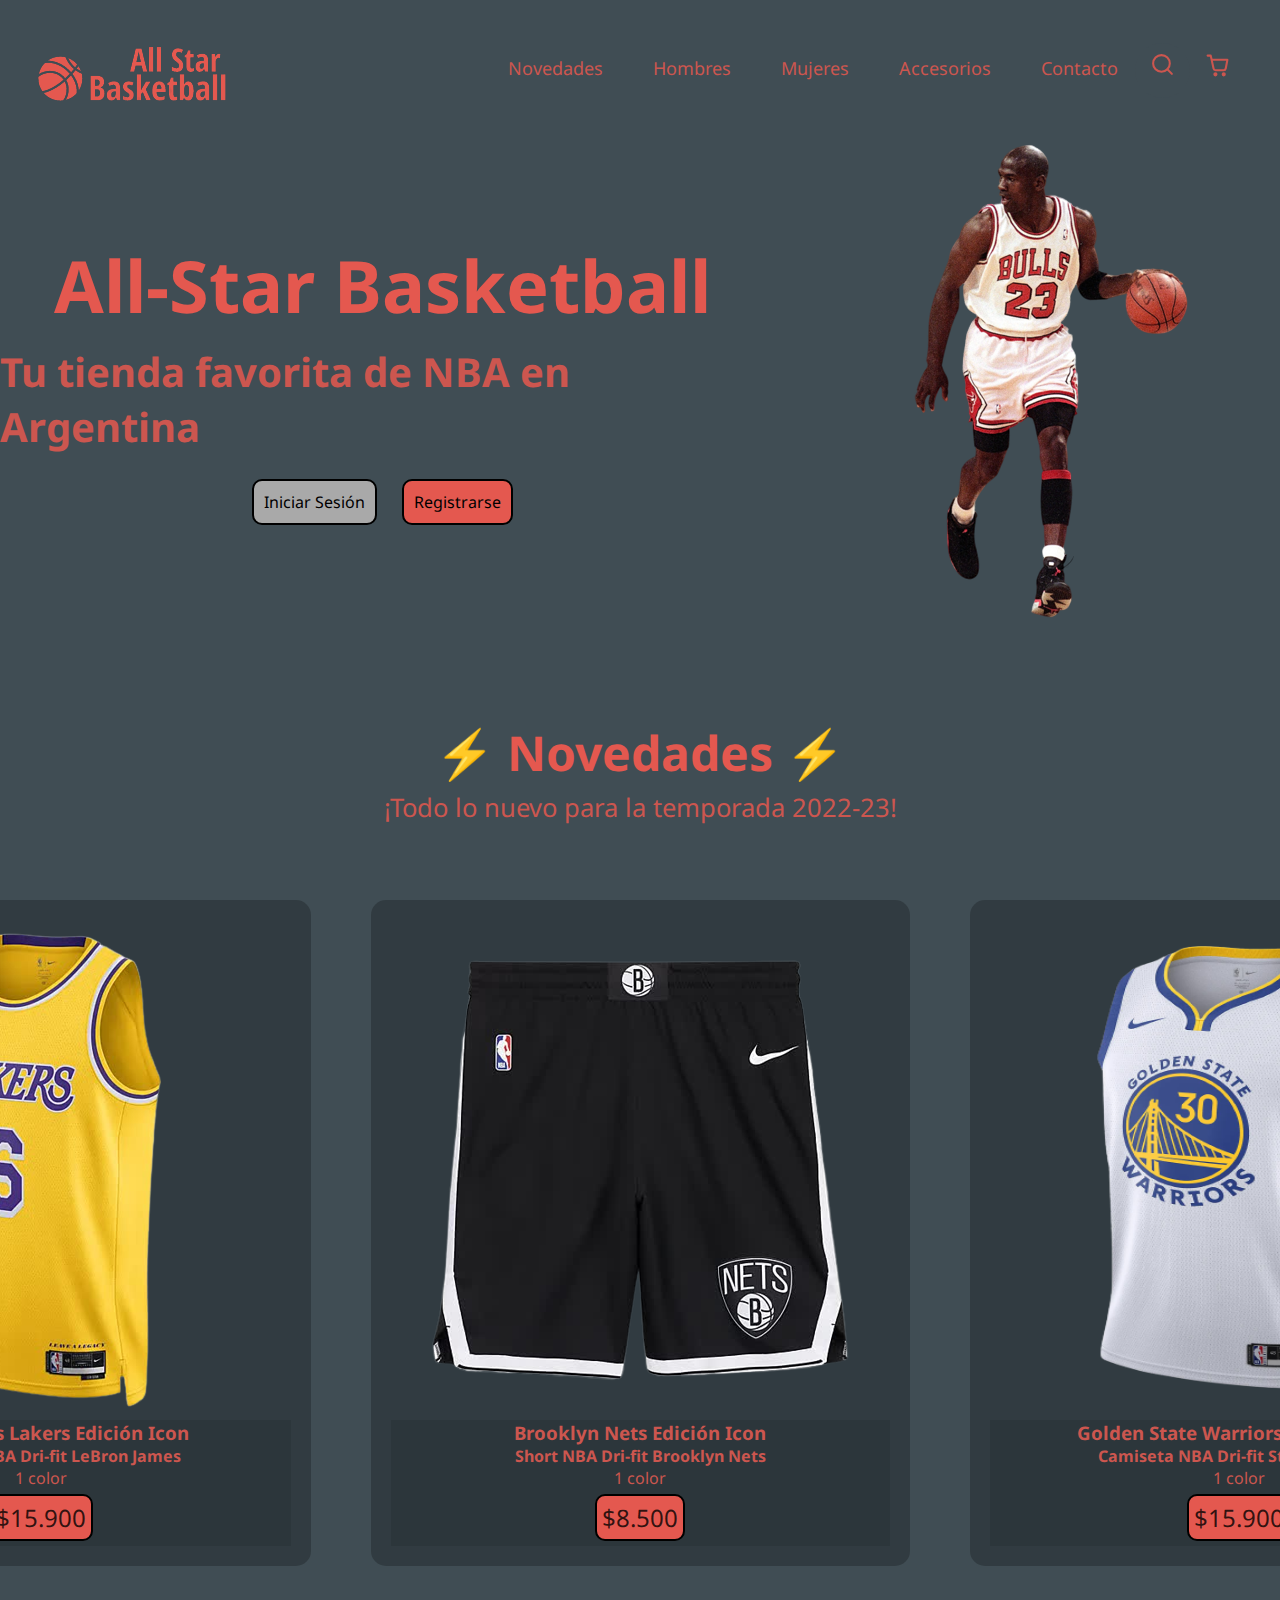
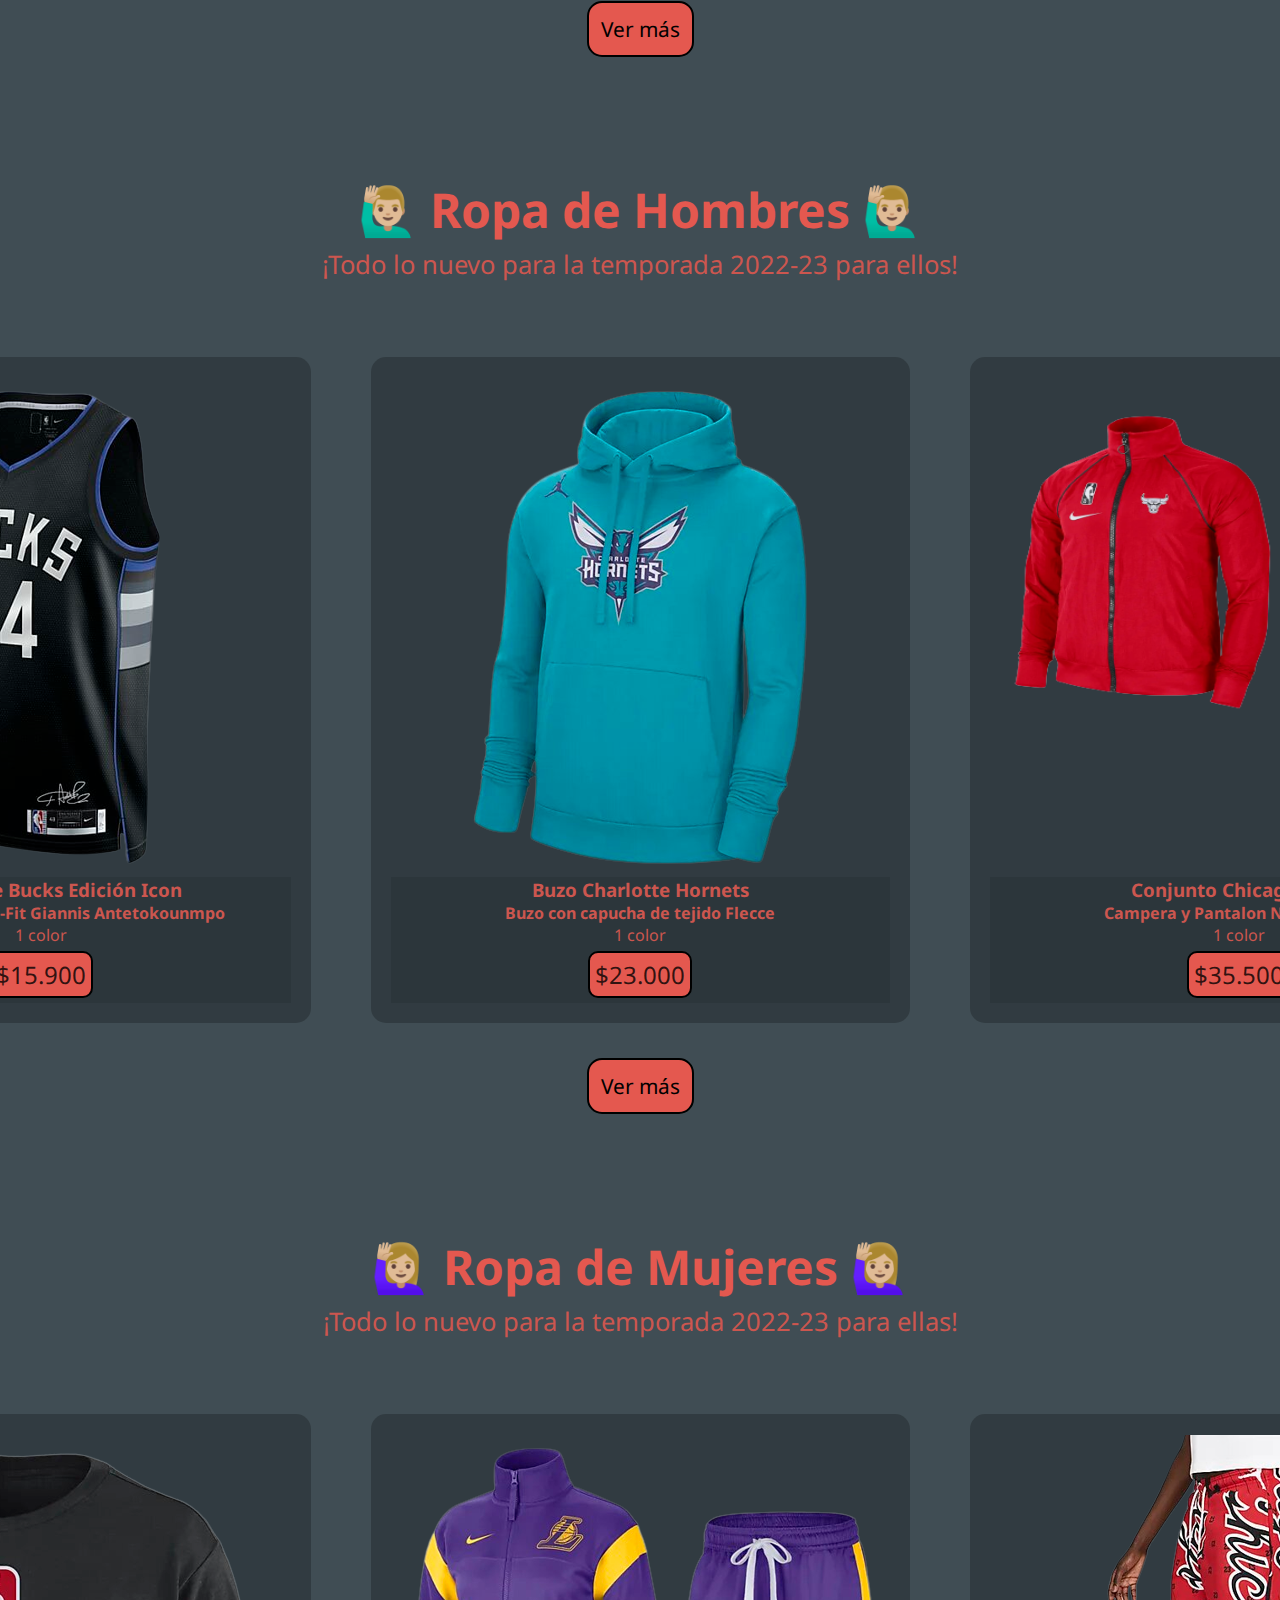
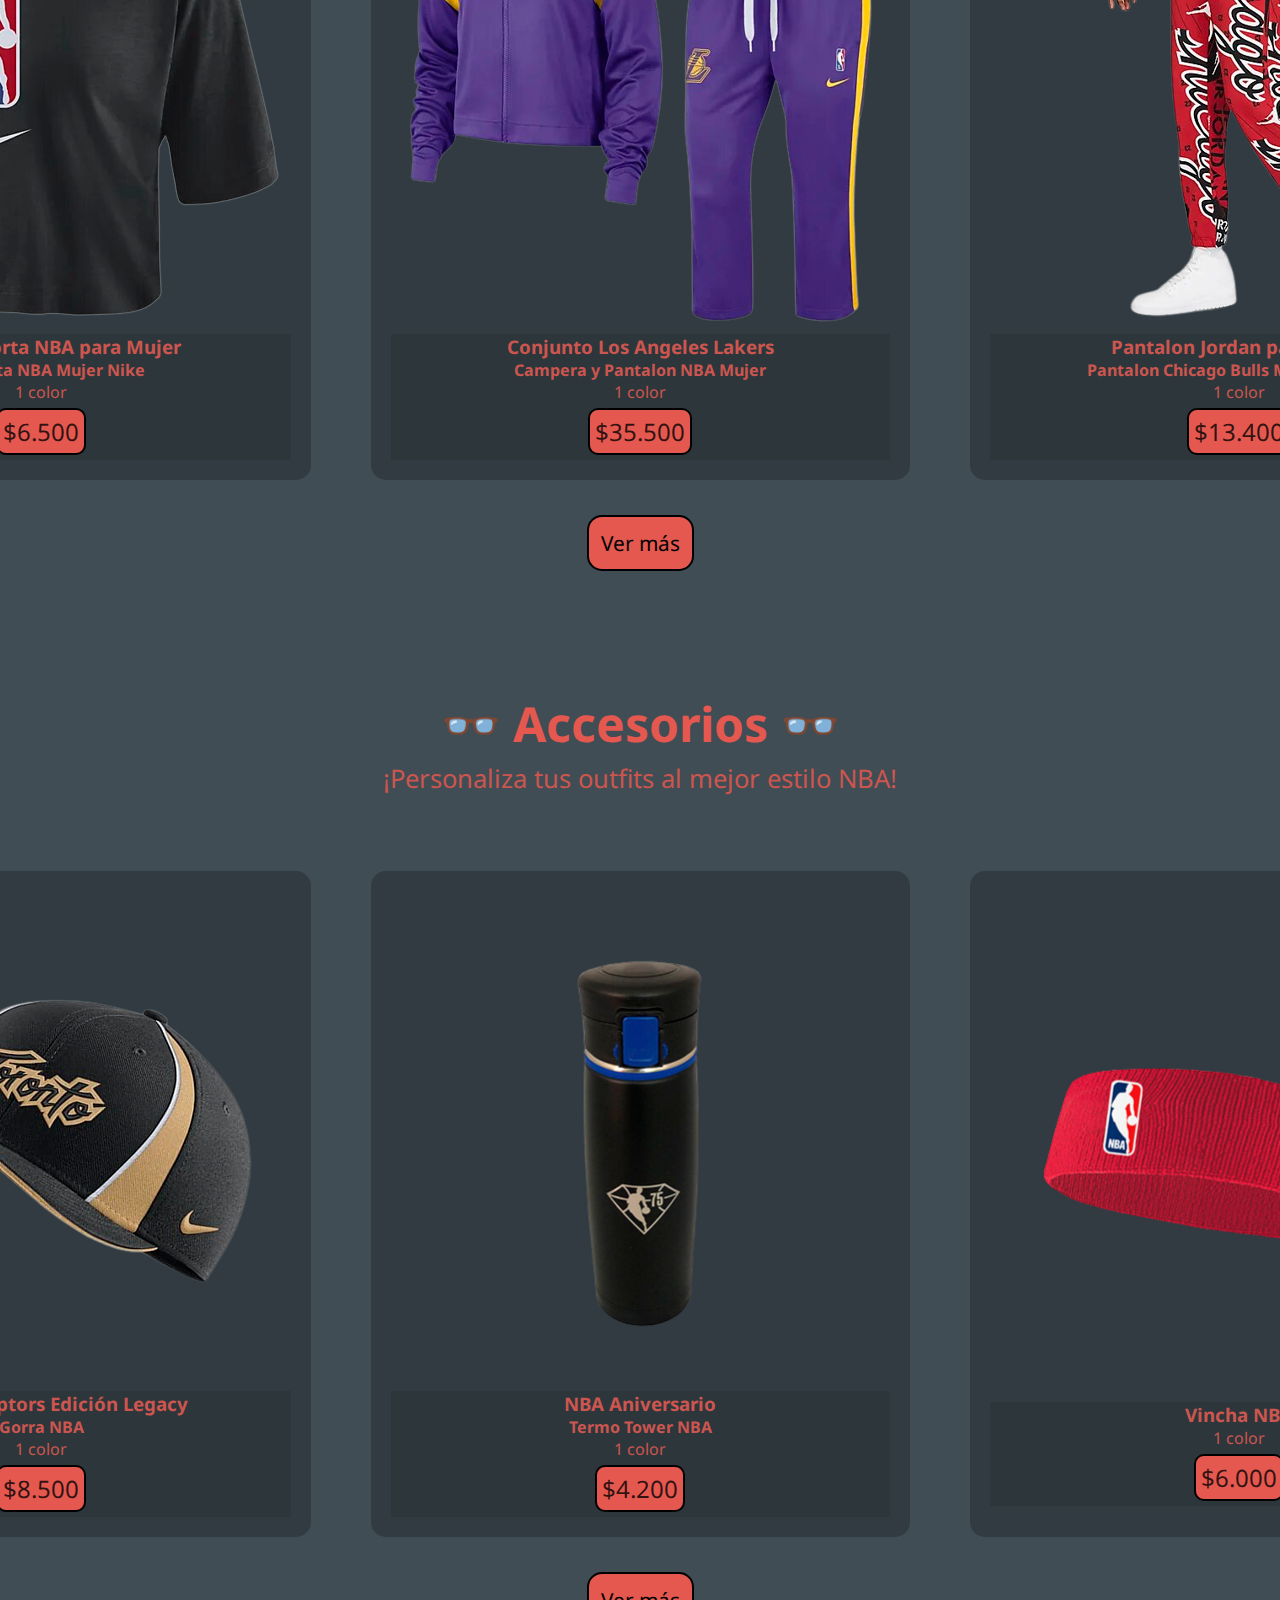
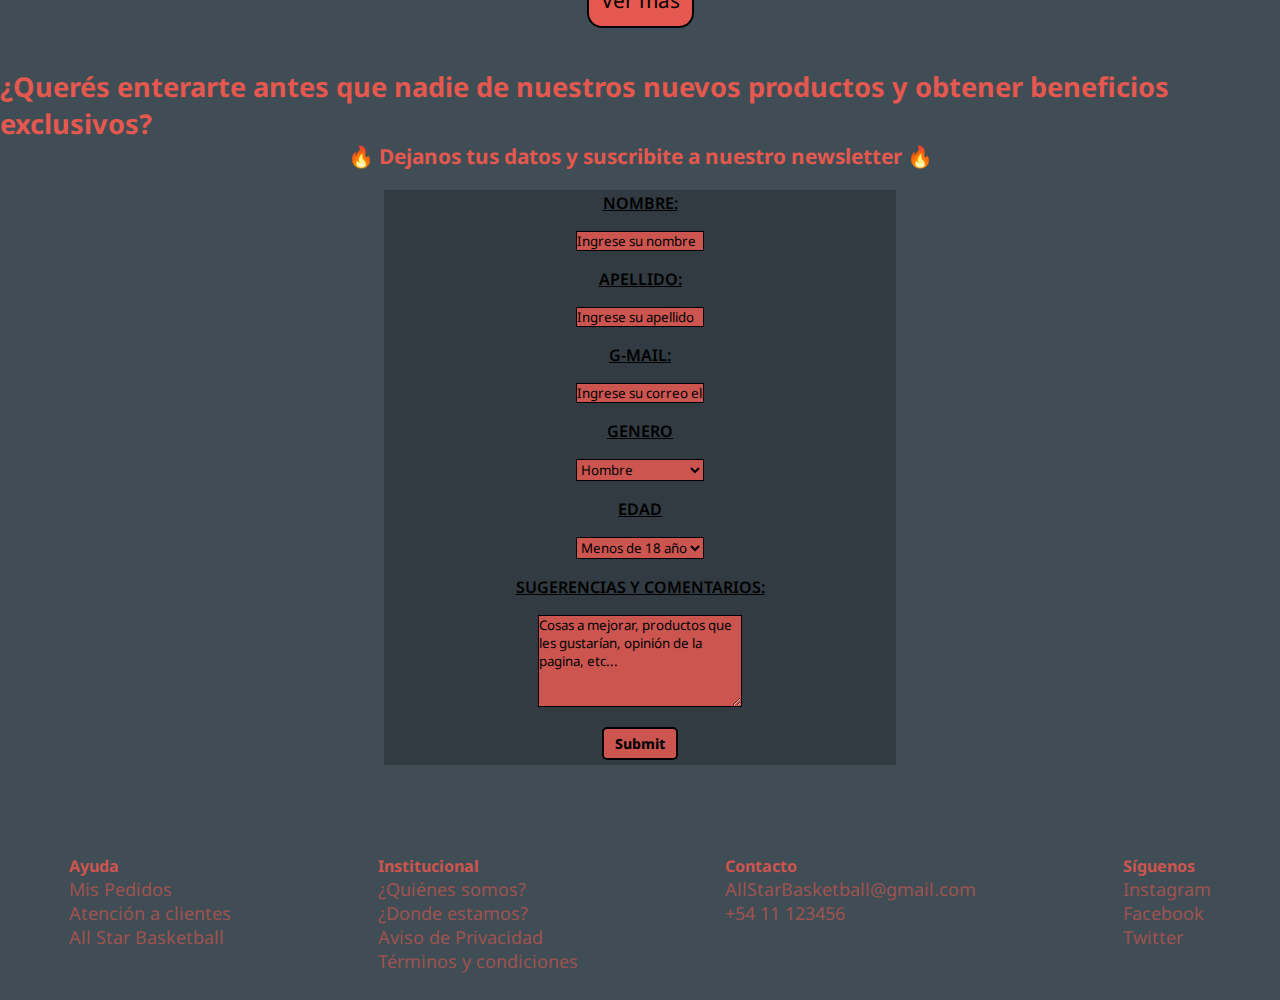
<file: index.html>
<!DOCTYPE html>
<html lang="en">

<head>
    <meta charset="UTF-8">
    <meta http-equiv="X-UA-Compatible" content="IE=edge">
    <meta name="viewport" content="width=device-width, initial-scale=1.0">
    <title>All Star Basketball</title>
    <link rel="stylesheet" href="./assets/css/styles.css">
    <link rel="stylesheet" href="./assets/css/animaciones.css">
    <link rel="stylesheet" href="./assets/css/mediaqueries.css">
    <link rel="icon" type="image/png" href="./assets/img/182073.png">
</head>

<body>
    <header>
        <div class="logo-img">
            <a href="index.html">
                <img src="/assets/img/Header/ffd56269917e411bb82cce4e0189ddf8-removebg-preview.png" alt="Logo png">
            </a>
        </div>
        <nav class="navbar">
          <label for="menu-toggle" class="menu-label">
            <img src="assets/img/icons8-menú-96-removebg-preview.png" alt="Icono menu" class="menu-icon">
          </label>
          <input type="checkbox" id="menu-toggle">


            <ul class="navbar-links">
                <li><a href="#novedades">Novedades</a></li>
                <li><a href="#hombres">Hombres</a></li>
                <li><a href="#mujeres">Mujeres</a></li>
                <li><a href="#accesorios">Accesorios</a></li>
                <li><a href="#contact">Contacto</a></li>
            </ul>        
            
             <div class="cart-img">
              <div class="buscar">
                <input type="text" placeholder="Buscar" required />

                <div class="btn">
                    <img src="/assets/img/Header/search.svg" alt="Buscador">
                </div>
            </div>
            <div class="cart-img2">
                <label for="cart-toggle" class="cart-label">
                    <img src="/assets/img/Header/shopping-cart.svg" alt="Carrito">    
                </label>
                <input type="checkbox" id="cart-toggle">

            </div>
        </nav>


        </div>
    </header>

    <main>
        <section id="hero">
            <div class="hero-info">
                <h2>All-Star Basketball</h2>
                <h4>Tu tienda favorita de NBA en Argentina </h4>
                <div class="hero-links">
                    <a href="/login.html">Iniciar Sesión</a>
                    <a href="/register.html" class="register">Registrarse</a>
                </div>
            </div>
            <div class="hero-img">
                <img src="/assets/img/hero/kisspng-nba-basketball-sport-clip-art-michael-jordan-5ac0b4da4d9d90.8628011215225786503179-removebg-preview.png"
                    alt="MJ">
            </div>
        </section>



        <section id="novedades">
            <div class="nov-tittle">
                <h2>⚡️ Novedades ⚡️</h2>
                <p>¡Todo lo nuevo para la temporada 2022-23!</p>
            </div>

            <div class="nov-cards-container">
                <div class="cards-cointainer">
                    <a href="/login.html">
                        <div class="cards-img">
                            <img src="/assets/img/Novedades/Lebron355a5e1a-4441-4127-afd9-3a83af3a5502.webp-removebg-preview.png"
                                alt="LeBron Lakers">
                        </div>
                        <div class="cards-tittle">
                            <h3>Los Angeles Lakers Edición Icon</h3>
                            <h4>Camiseta NBA Dri-fit LeBron James</h4>
                            <p>1 color</p>
                        </div>
                        <div class="cards-price">
                            <span>$15.900</span>
                        </div>
                    </a>
                </div>
                <div class="cards-cointainer">
                    <a href="/login.html">
                        <div class="cards-img">
                            <img src="/assets/img/Novedades/ShortNets2632d0ca-ee8e-4889-a535-cc779e7bf01c.webp-removebg-preview.png"
                                alt="Nets Short">
                        </div>
                        <div class="cards-tittle">
                            <h3>Brooklyn Nets Edición Icon</h3>
                            <h4>Short NBA Dri-fit Brooklyn Nets</h4>
                            <p>1 color</p>
                        </div>
                        <div class="cards-price">
                            <span>$8.500</span>
                        </div>
                    </a>
                </div>
                <div class="cards-cointainer">
                    <a href="/login.html">
                        <div class="cards-img">
                            <img src="assets/img/Novedades/Stephc45e7afa-01cf-4888-aa95-317e70c6ddf5.webp-removebg-preview.png"
                                alt="Stephen GSW">
                        </div>
                        <div class="cards-tittle">
                            <h3>Golden State Warriors Edición Icon</h3>
                            <h4>Camiseta NBA Dri-fit Stephen Curry</h4>
                            <p>1 color</p>
                        </div>
                        <div class="cards-price">
                            <span>$15.900</span>
                        </div>
                    </a>
                </div>
            </div>

            <div class="btn-add">
                <a href="#hombres">Ver más</a>
            </div>
        </section>


        <section id="hombres">
            <div class="nov-tittle">
                <h2>🙋🏼‍♂️ Ropa de Hombres 🙋🏼‍♂️</h2>
                <p>¡Todo lo nuevo para la temporada 2022-23 para ellos!</p>
            </div>
            <div class="nov-cards-container">
                <div class="cards-cointainer">
                    <a href="/login.html">
                        <div class="cards-img">
                            <img src="/assets/img/Novedades/giannis-antetokounmpo-bucks-camiseta-dri-fit-nba-Wr1r0N__1_-removebg-preview.png"
                                alt="Giannis">
                        </div>
                        <div class="cards-tittle">
                            <h3>Milwaukee Bucks Edición Icon</h3>
                            <h4>Camiseta NBA Dri-Fit Giannis Antetokounmpo</h4>
                            <p>1 color</p>
                        </div>
                        <div class="cards-price">
                            <span>$15.900</span>
                        </div>
                    </a>
                </div>
                <div class="cards-cointainer">
                    <a href="/login.html">
                        <div class="cards-img">
                            <img src="/assets/img/Novedades/BuzoCharlottef3dae2c2-312a-462e-9cfb-410f84de28d4-removebg-preview.png"
                                alt="Buzo Charlotte">
                        </div>
                        <div class="cards-tittle">
                            <h3>Buzo Charlotte Hornets</h3>
                            <h4>Buzo con capucha de tejido Flecce</h4>
                            <p>1 color</p>
                        </div>
                        <div class="cards-price">
                            <span>$23.000</span>
                        </div>
                    </a>
                </div>
                <div class="cards-cointainer">
                    <a href="/login.html">
                        <div class="cards-img">
                            <img src="assets/img/Novedades/ConjuntoChicago8df8fa0f-d2f9-4444-b389-fb60d688756b-removebg-preview.png"
                                alt="Conjunto Bulls">
                        </div>
                        <div class="cards-tittle">
                            <h3>Conjunto Chicago Bulls</h3>
                            <h4>Campera y Pantalon NBA Hombre</h4>
                            <p>1 color</p>
                        </div>
                        <div class="cards-price">
                            <span>$35.500</span>
                        </div>
                    </a>
                </div>
            </div>

            <div class="btn-add">
                <a href="/login.html">Ver más</a>
            </div>
        </section>



        <section id="mujeres">
            <div class="nov-tittle">
                <h2>🙋🏼‍♀️ Ropa de Mujeres 🙋🏼‍♀️</h2>
                <p>¡Todo lo nuevo para la temporada 2022-23 para ellas!</p>
            </div>

            <div class="nov-cards-container">
                <div class="cards-cointainer">
                    <a href="/login.html">
                        <div class="cards-img">
                            <img src="/assets/img/Novedades/RemeraNBAMujer773eebd8-1645-431c-8d74-cf283914096b-removebg-preview.png"
                                alt="Remera NBA">
                        </div>
                        <div class="cards-tittle">
                            <h3>Remera Corta NBA para Mujer</h3>
                            <h4>Camiseta NBA Mujer Nike</h4>
                            <p>1 color</p>
                        </div>
                        <div class="cards-price">
                            <span>$6.500</span>
                        </div>
                    </a>
                </div>
                <div class="cards-cointainer">
                    <a href="/login.html">
                        <div class="cards-img">
                            <img src="/assets/img/Novedades/LakersMuyjer64f4b922-b54e-4265-b840-0719f13273b1-removebg-preview.png"
                                alt="Lakers Mujer">
                        </div>
                        <div class="cards-tittle">
                            <h3>Conjunto Los Angeles Lakers</h3>
                            <h4>Campera y Pantalon NBA Mujer</h4>
                            <p>1 color</p>
                        </div>
                        <div class="cards-price">
                            <span>$35.500</span>
                        </div>
                    </a>
                </div>
                <div class="cards-cointainer">
                    <a href="/login.html">
                        <div class="cards-img">
                            <img src="assets/img/Novedades/PantalonJordanMujer5d4f847a-9877-4b71-99b4-4554c4246c6d-removebg-preview.png"
                                alt="Pantalon Jordan">
                        </div>
                        <div class="cards-tittle">
                            <h3>Pantalon Jordan para Mujer</h3>
                            <h4>Pantalon Chicago Bulls Michael Jordan</h4>
                            <p>1 color</p>
                        </div>
                        <div class="cards-price">
                            <span>$13.400</span>
                        </div>
                    </a>
                </div>
            </div>

            <div class="btn-add">
                <a href="/login.html">Ver más</a>
            </div>
        </section>




        <section id="accesorios">
            <div class="nov-tittle">
                <h2>👓 Accesorios 👓</h2>
                <p>¡Personaliza tus outfits al mejor estilo NBA!</p>
            </div>

            <div class="nov-cards-container">
                <div class="cards-cointainer">
                    <a href="/login.html">
                        <div class="cards-img">
                            <img src="/assets/img/Novedades/toronto-raptors-legacy91-gorra-regulable-nba-gdNkDC__1_-removebg-preview.png"
                                alt="Gorra Toronto">
                        </div>
                        <div class="cards-tittle">
                            <h3>Toronto Raptors Edición Legacy</h3>
                            <h4>Gorra NBA</h4>
                            <p>1 color</p>
                        </div>
                        <div class="cards-price">
                            <span>$8.500</span>
                        </div>
                    </a>
                </div>
                <div class="cards-cointainer">
                    <a href="/login.html">
                        <div class="cards-img">
                            <img src="/assets/img/Novedades/Termo7-2-600x600-removebg-preview.png" alt="Termo NBA">
                        </div>
                        <div class="cards-tittle">
                            <h3>NBA Aniversario</h3>
                            <h4>Termo Tower NBA</h4>
                            <p>1 color</p>
                        </div>
                        <div class="cards-price">
                            <span>$4.200</span>
                        </div>
                    </a>
                </div>
                <div class="cards-cointainer">
                    <a href="/login.html">
                        <div class="cards-img">
                            <img src="assets/img/Novedades/Vincha10-600x600-removebg-preview.png"
                                alt="Vincha10-600x600-removebg-preview">
                        </div>
                        <div class="cards-tittle">
                            <h3>Vincha NBA</h3>
                            <p>1 color</p>
                        </div>
                        <div class="cards-price">
                            <span>$6.000</span>
                        </div>
                    </a>
                </div>
            </div>

            <div class="btn-add">
                <a href="/login.html">Ver más</a>
            </div>
        </section>



        <section id="contact">
            <div class="contact-tittles">
                <h2>¿Querés enterarte antes que nadie de nuestros nuevos productos y obtener beneficios exclusivos?</h2>
                <h3>🔥 Dejanos tus datos y suscribite a nuestro newsletter 🔥</h3>
            </div>


            <form action="#" class="form-cont">
                <label for="name">NOMBRE: </label>
                <input type="text" id="name" placeholder="Ingrese su nombre" required>
                <label for="name">APELLIDO: </label>
                <input type="text" id="lastName" placeholder="Ingrese su apellido" required>

                <label for="mail">G-MAIL: </label>
                <input type="email" id="mail" placeholder="Ingrese su correo electrónico" required>

                <label for="genero">GENERO</label>
                <select name="genero" id="genero" required>
                    <option value="Tugenero" disabled>Elige tu genero</option>
                    <option value="menos18">Hombre</option>
                    <option value="1925">Mujer</option>
                    <option value="2635">Prefiero no decirlo</option>
                </select>

                <label for="edad">EDAD</label>
                <select name="edad" id="edad" required>
                    <option value="Tuedad" disabled>Elige tu rango de edad</option>
                    <option value="menos18">Menos de 18 años</option>
                    <option value="1925">19 a 25 años</option>
                    <option value="2635">26 a 35 años</option>
                    <option value="3650">36 a 50 años</option>
                    <option value="mas51">Más de 51 años</option>
                </select>

                <label for="sugest">SUGERENCIAS Y COMENTARIOS: </label>
                <textarea id="sugest" cols="30" rows="5"
                    placeholder="Cosas a mejorar, productos que les gustarían, opinión de la pagina, etc..."></textarea>

                <input type="submit" name="Envíar" id="subm">
            </form>
        </section>


    </main>

    <footer>
        <div class="footer-links">
            <div class="footer-ul">
                <ul>
                    <h4>Ayuda</h4>
                    <li><a href="#">Mis Pedidos</a></li>
                    <li><a href="#">Atención a clientes</a></li>
                    <li><a href="#">All Star Basketball</a></li>
                </ul>
            </div>
            <div class="footer-ul">
                <ul>
                    <h4>Institucional</h4>
                    <li><a href="#">¿Quiénes somos?</a></li>
                    <li><a href="#">¿Donde estamos?</a></li>
                    <li><a href="#">Aviso de Privacidad</a></li>
                    <li><a href="#">Términos y condiciones</a></li>
                </ul>
            </div>
            <div class="footer-ul">
                <ul>
                    <h4>Contacto</h4>
                    <li><a href="#">AllStarBasketball@gmail.com</a></li>
                    <li><a href="#">+54 11 123456</a></li>
                </ul>
            </div>
            <div class="footer-ul">
                <ul>
                    <h4>Síguenos</h4>
                    <li><a href="https://www.instagram.com/" target="_blank">Instagram</a></li>
                    <li><a href="https://www.Facebook.com/" target="_blank">Facebook</a></li>
                    <li><a href="https://www.Twitter.com/" target="_blank">Twitter</a></li>
                </ul>
            </div>

        </div>

    </footer>
</body>

</html>
</file>
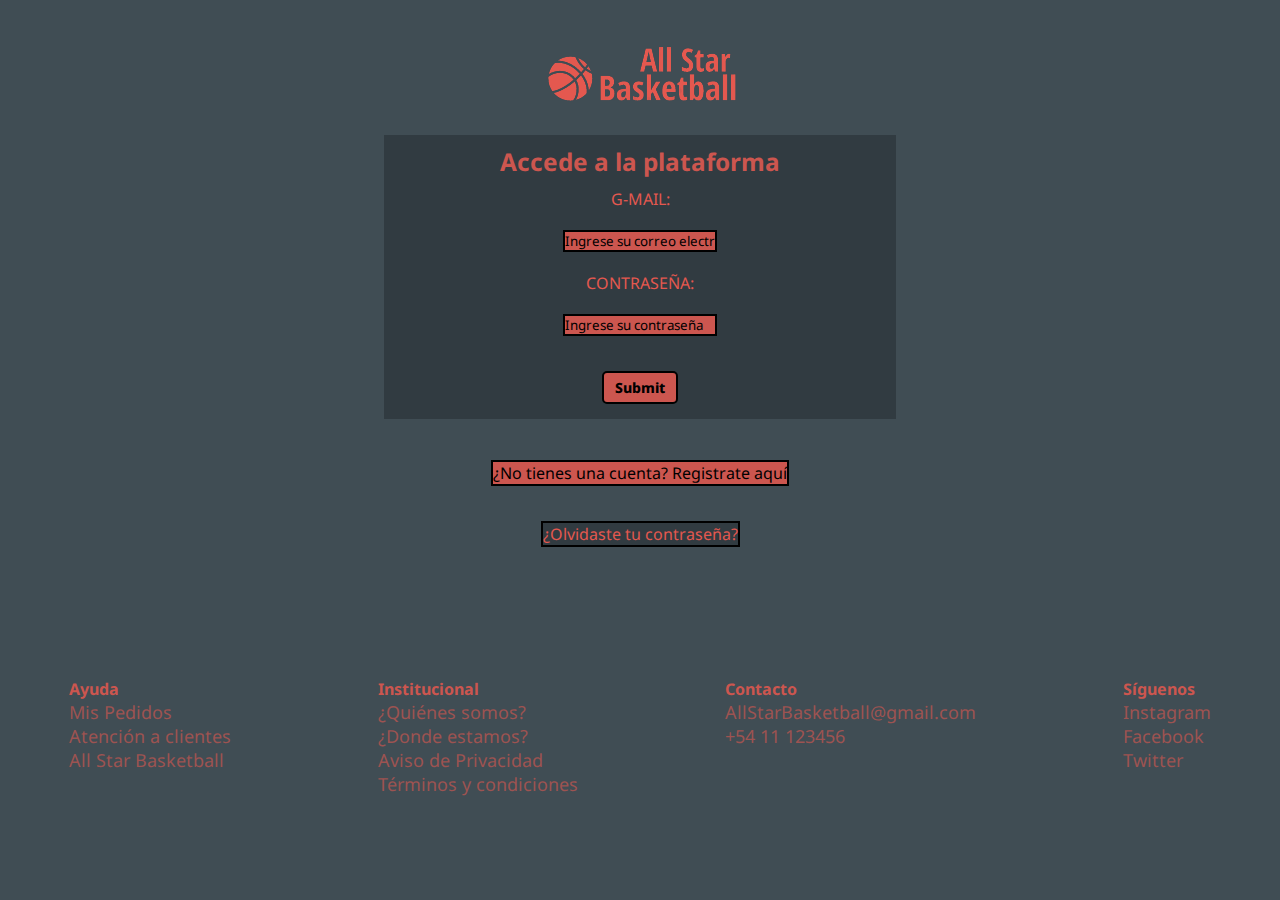
<file: login.html>
<!DOCTYPE html>
<html lang="en">

<head>
    <meta charset="UTF-8">
    <meta http-equiv="X-UA-Compatible" content="IE=edge">
    <meta name="viewport" content="width=device-width, initial-scale=1.0">
    <title>Iniciar Sesión</title>
    <link rel="stylesheet" href="/assets/css/styles.css">
    <link rel="stylesheet" href="/assets/css/animaciones.css">
    <link rel="stylesheet" href="/assets/css/login.css">
    <link rel="stylesheet" href="./assets/css/mediaqueries.css">
    <link rel="icon" type="image/png" href="./assets/img/182073.png">
</head>

<body>
    <header>
        <div class="logo-img">
            <a href="index.html">
                <img src="/assets/img/Header/ffd56269917e411bb82cce4e0189ddf8-removebg-preview.png" alt="Logo png">
            </a>
        </div>
    </header>


    <main>
        <section id="login">
            <form class="login-form">
                <div class="login-tittle">
                    <h3>Accede a la plataforma</h3>
                </div>

                <div class="login-inputs">
                    <label for="mail">G-MAIL: </label>
                    <input type="email" id="mail" placeholder="Ingrese su correo electrónico" required>

                    <label for="name">CONTRASEÑA: </label>
                    <input type="password" id="password" placeholder="Ingrese su contraseña" required>

                    <input type="submit" name="Envíar" id="subm">
                </div>
            </form>
        </section>

        <section id="login-links">

            <div class="login-link">
                <a href="/register.html" class="registro">¿No tienes una cuenta? Registrate aquí</a>
                <a href="#" class="password">¿Olvidaste tu contraseña?</a>
            </div>
        </section>

    </main>

    <footer>
        <div class="footer-links">
            <div class="footer-ul">
                <ul>
                    <h4>Ayuda</h4>
                    <li><a href="#">Mis Pedidos</a></li>
                    <li><a href="#">Atención a clientes</a></li>
                    <li><a href="#">All Star Basketball</a></li>
                </ul>
            </div>
            <div class="footer-ul">
                <ul>
                    <h4>Institucional</h4>
                    <li><a href="#">¿Quiénes somos?</a></li>
                    <li><a href="#">¿Donde estamos?</a></li>
                    <li><a href="#">Aviso de Privacidad</a></li>
                    <li><a href="#">Términos y condiciones</a></li>
                </ul>
            </div>
            <div class="footer-ul">
                <ul>
                    <h4>Contacto</h4>
                    <li><a href="#">AllStarBasketball@gmail.com</a></li>
                    <li><a href="#">+54 11 123456</a></li>
                </ul>
            </div>
            <div class="footer-ul">
                <ul>
                    <h4>Síguenos</h4>
                    <li><a href="https://www.instagram.com/">Instagram</a></li>
                    <li><a href="https://www.Facebook.com/">Facebook</a></li>
                    <li><a href="https://www.Twitter.com/">Twitter</a></li>
                </ul>
            </div>

        </div>

    </footer>

</body>

</html>
</file>
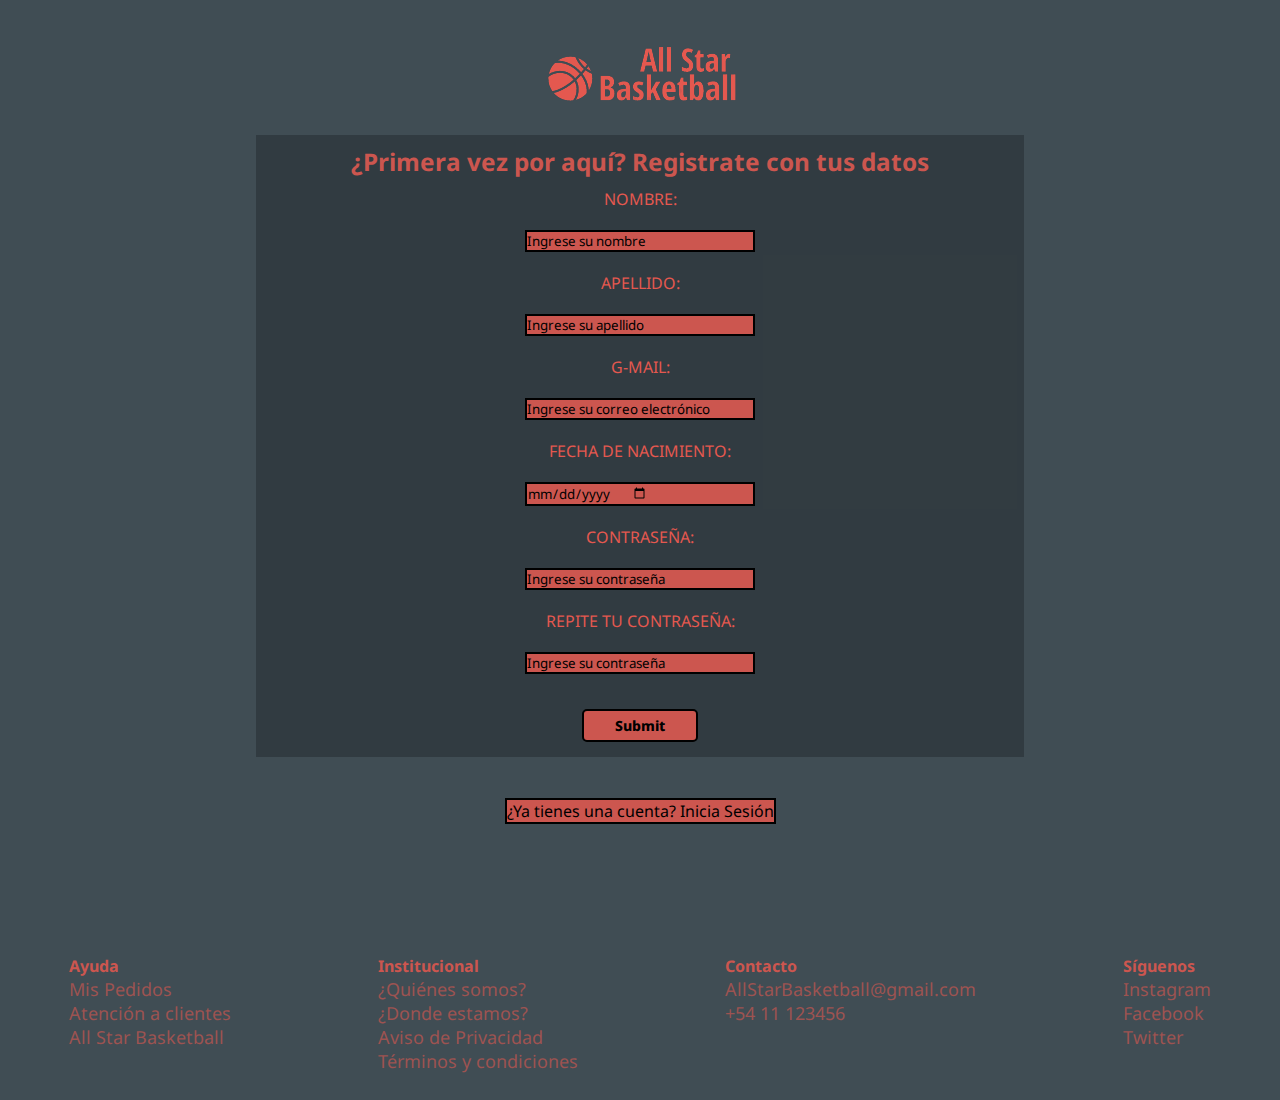
<file: register.html>
<!DOCTYPE html>
<html lang="en">

<head>
    <meta charset="UTF-8">
    <meta http-equiv="X-UA-Compatible" content="IE=edge">
    <meta name="viewport" content="width=device-width, initial-scale=1.0">
    <title>Iniciar Sesión</title>
    <link rel="stylesheet" href="/assets/css/styles.css">
    <link rel="stylesheet" href="/assets/css/animaciones.css">
    <link rel="stylesheet" href="/assets/css/login.css">
    <link rel="stylesheet" href="./assets/css/mediaqueries.css">
    <link rel="icon" type="image/png" href="./assets/img/182073.png">
</head>

<body>
    <header>
        <div class="logo-img">
            <a href="index.html">
                <img src="/assets/img/Header/ffd56269917e411bb82cce4e0189ddf8-removebg-preview.png" alt="Logo png">
            </a>
        </div>
    </header>


    <main>
        <section id="login">
            <form class="login-form-register">
                <div class="login-tittle">
                    <h3>¿Primera vez por aquí? Registrate con tus datos</h3>
                </div>

                <div class="login-inputs">
                    <label for="name">NOMBRE: </label>
                    <input type="text" id="name" placeholder="Ingrese su nombre" required>

                    <label for="name">APELLIDO: </label>
                    <input type="text" id="lastName" placeholder="Ingrese su apellido" required>
    
                    <label for="mail">G-MAIL: </label>
                    <input type="email" id="mail" placeholder="Ingrese su correo electrónico" required>

                    <label for="name">FECHA DE NACIMIENTO:</label>
                    <input type="date" id="birthday" placeholder="" required>

                    <label for="name">CONTRASEÑA: </label>
                    <input type="password" id="password" placeholder="Ingrese su contraseña" required>

                    <label for="name">REPITE TU CONTRASEÑA: </label>
                    <input type="password" id="password" placeholder="Ingrese su contraseña" required>
                   




                    <input type="submit" name="Envíar" id="subm">
                </div>
            </form>
        </section>

        <section id="login-links">

            <div class="login-link">
                <a href="/login.html" class="registro">¿Ya tienes una cuenta? Inicia Sesión</a>
            </div>
        </section>

    </main>

    <footer>
        <div class="footer-links">
            <div class="footer-ul">
                <ul>
                    <h4>Ayuda</h4>
                    <li><a href="#">Mis Pedidos</a></li>
                    <li><a href="#">Atención a clientes</a></li>
                    <li><a href="#">All Star Basketball</a></li>
                </ul>
            </div>
            <div class="footer-ul">
                <ul>
                    <h4>Institucional</h4>
                    <li><a href="#">¿Quiénes somos?</a></li>
                    <li><a href="#">¿Donde estamos?</a></li>
                    <li><a href="#">Aviso de Privacidad</a></li>
                    <li><a href="#">Términos y condiciones</a></li>
                </ul>
            </div>
            <div class="footer-ul">
                <ul>
                    <h4>Contacto</h4>
                    <li><a href="#">AllStarBasketball@gmail.com</a></li>
                    <li><a href="#">+54 11 123456</a></li>
                </ul>
            </div>
            <div class="footer-ul">
                <ul>
                    <h4>Síguenos</h4>
                    <li><a href="https://www.instagram.com/">Instagram</a></li>
                    <li><a href="https://www.Facebook.com/">Facebook</a></li>
                    <li><a href="https://www.Twitter.com/">Twitter</a></li>
                </ul>
            </div>

        </div>

    </footer>

</body>

</html>
</file>
<file: assets/css/styles.css>
@import url('https://fonts.googleapis.com/css2?family=Noto+Sans&display=swap');

* {
   padding: 0;
   margin: 0;
   box-sizing: border-box;
   font-family: 'Noto Sans', sans-serif;
   text-decoration: none;
   list-style-type: none;
}

body {
    background: #404d54;
}


/* #404d54 (background)
#2b3438ad (bg-cards)
#e4584f
#cc564f (text)
#b55450 (text hover)
#9d5351 */

header {
    display: flex;
    justify-content: space-between;
    align-items: center;
    width: 100%;
    height: 15vh;
    padding: 0px 30px 0px 30px;
    top: 0;
}

.navbar {
    display: flex;
    align-items: center;
    justify-content: center;
}

.navbar-links {
    display: flex;
    justify-content: space-around;
    align-items: center;
    gap: 50px;
}

.navbar-links a {
    color: #cc564f;
    font-size: 18px;
}

.navbar-links a:hover {
    color: #b55450;
    transition: all 0.5ms ease-in-out;
}

.buscar {
    position: relative;
    padding: 5px;
  }
  
  .buscar input {
    background: #404d54;
    width: 0;
    height: 40px;
    padding: 0 20px;
    font-size: 18px;
    color: #b55450;
    outline: none;
    border: 1px solid #b55450;
    border-radius: 30px;
    transition: all 0.6s ease;
  }
  
  .btn {
    background: #404d54;
    width: 55px;
    height: 55px;
    line-height: 55px;
    top: 0;
    right: 0;
    position: absolute;
    text-align: center;
    color: white;
    font-size: 18px;
    border-radius: 50%;
    cursor: pointer;
  }

  .buscar:hover input {
    width: 240px;
  }
  
  .buscar input:focus {
    width: 240px;
  }

.cart-img {
    display: flex;
    justify-content: center;
    align-items: center;
    padding: 0px 20px;
    gap: 15px;
}

#menu-toggle,
#cart-toggle,
.menu-label{
  display: none;
}

.menu-icon {
    width: 25px;
    height: 25px;
}

.cart-img2 {
    cursor: pointer;
}

/* Main, hero*/

main {
    display: flex;
    justify-content: center;
    align-items: center;
    flex-direction: column;
}

#hero {
    display: flex;
    justify-content: space-around;
    align-items: center;
    gap: 15px;
}

.hero-info {
    display: flex;
    flex-direction: column;
    justify-content: center;
    align-items: center;
    gap: 5px;
}

.hero-info h2 {
    font-size: 4.5rem;
    color: #e4584f;
    padding: 5px;
}

.hero-info h4 {
    font-size: 2.5rem;
    color: #cc564f;
}

.hero-links {
    display: flex;
    align-items: center;
    justify-content: center;
    gap: 25px;
    margin: 20px 0px;
}

.hero-links a {
    color: black;
    background-color: darkgray;
    padding: 10px;
    border-radius: 10px;
    border: 2px solid black;
}

.hero-links a:hover {
    color: #404d54;
    background-color: #b55450 ;
    transition: transform 3s ease-in-out;
}

.hero-links .register {
    color: #000000;
    background-color: #e4584f;
    border: 2px solid black;
}

/* Novedades, hombres, mujeres, accesorios */

#novedades, #hombres, #mujeres, #accesorios {
    display: flex;
    flex-direction: column;
    justify-content: center;
    align-items: center;
    padding: 40px 0;
    max-width: 1200px;
    width: 100%;
    gap: 35px;
}

.nov-tittle {
    display: flex;
    justify-content: center;
    align-items: center;
    flex-direction: column;
    gap: 5px;
    font-size: 2rem;
    color: #e4584f;
    padding: 40px 0px;
}

.nov-tittle p {
    font-size: 1.6rem;
    color: #cc564f;
}

.nov-cards-container {
    display: flex;
    justify-content: center;
    align-items: center;
    gap: 60px;
}

.cards-cointainer {
   background: #2b3438ad;
   padding: 20px;
   border-radius: 15px;
   display: flex;
   flex-direction: column;
   justify-content: center;
   gap: 20px;
   width: 539px;
   height: 666px;
}




.cards-cointainer img{
    width: 499px;
    height: 499px;
    display: flex;
    align-items: center;
    justify-content: center;
}

.cards-tittle {
    background: #2b3438ad;
    color: #cc564f;
    display: flex;
    align-items: center;
    justify-content: center;
    flex-direction: column;
}



.cards-price {
    display: flex;
    align-items: center;
    justify-content: center;
    font-size: 1.5rem;
    background: #2b3438ad;
    color: rgba(0, 0, 0, 0.795);
    padding: 5px;
}

.cards-price span {
    background-color: #e4584f;
    border: 2px solid black;
    border-radius: 10px;
    padding: 5px;
}

.cards-price span:hover {
    color: #404d54;
    background-color: #b55450 ;
    transition: transform 3s ease-in-out;
}

.btn-add a{
    display: flex;
    align-items: center;
    justify-content: center;
    font-size: 1.3rem;
    color: #000000;
    background-color: #e4584f;
    padding: 12px;
    border: 2px solid black;
    border-radius: 15px;
}

.btn-add a:hover {
    color: #404d54;
    background-color: #b55450 ;
    transition: transform 3s ease-in-out;
}






/* Contact */


#contact {
    display: flex;
    justify-content: center;
    align-items: center;
    flex-direction: column;
    width: 100%;
    gap: 20px;
}

.contact-tittles {
    gap: 10px;
}

.contact-tittles h2 {
    display: flex;
    align-items: center;
    justify-content: center;
    font-size: 1.7rem;
    color: #e4584f;
}
.contact-tittles h3 {
    display: flex;
    align-items: center;
    justify-content: center;
    font-size: 1.3rem;
    color: #e4584f;
}

.form-cont {
    display: flex;
    justify-content: center;
    align-items: center;
    flex-direction: column;
    gap: 15px;
    background-color: #2b3438ad;
    width: 40%;
    height: 40%;
}

.form-cont label {
    font-size: 16px;
    padding: 2px;
    font-weight: 600;
    text-decoration: underline black; 
}


.form-cont input, .form-cont select {
    background-color: #cc564f;
    color: #000000;
    width: 25%;
    height: 25%;
    border: 1px solid black;
}

.form-cont input::placeholder, .form-cont select::placeholder, .form-cont textarea::placeholder {
    color: #000000;
}

.form-cont textarea {
    background-color: #cc564f;
    color: #000000;
    width: 40%;
    height: 40%;
    border: 1px solid black;
}

.form-cont #subm {
    margin: 5px;
    padding: 5px;
    width: 15%;
    font-size: 14px;
    font-weight: 800;
    border-radius: 5px;
    cursor: pointer;
    border: 2px solid black;
}

.form-cont #subm:hover {
    color: #404d54;
    background-color: #b55450 ;
    transition: transform 3s ease-in-out;
}







/* Footer */

footer {
    margin-top: 10vh;
    margin-bottom: 3vh;
}

.footer-links {
    display: flex;
    justify-content: space-around;
    gap: 10px;
}

.footer-links a {
    color: #9d5351;
    font-size: 18px;
}

.footer-links a:hover {
    color: #b55450;
    transition: all 0.5ms ease-in-out;
}


.footer-links h4 {
    color: #cc564f;
}
</file>
<file: assets/css/animaciones.css>
html {
  scroll-behavior: smooth;
  scroll-padding-top: 65px;
}



.navbar-links li {
    position: relative;
    padding: 0;
  }
  
  .navbar-links li a::after {
    content: "";
    height: 2px;
    width: 100%;
    background-color: #b55450;
    position: absolute;
    bottom: 0;
    left: 0;
    transform: scaleX(0);
    transform-origin: bottom right;
    transition: transform 0.15s ease;
  }
  
  .navbar-links li a:hover::after {
    transform-origin: bottom left;
    transform: scaleX(1);
  }

  .cart-img1 {
    position: relative;
    padding: 0;
  }
  
  .cart-img1::after {
    content: "";
    height: 2px;
    width: 100%;
    background-color: #b55450;
    position: absolute;
    bottom: 0;
    left: 0;
    transform: scaleX(0);
    transform-origin: bottom right;
    transition: transform 0.15s ease;
  }
  
  .cart-img1:hover::after {
    transform-origin: bottom left;
    transform: scaleX(1);
  }

  .cart-img2 {
    position: relative;
    padding: 0;
  }
  
  .cart-img2::after {
    content: "";
    height: 2px;
    width: 100%;
    background-color: #b55450;
    position: absolute;
    bottom: 0;
    left: 0;
    transform: scaleX(0);
    transform-origin: bottom right;
    transition: transform 0.15s ease;
  }
  
  .cart-img2:hover::after {
    transform-origin: bottom left;
    transform: scaleX(1);
  }

  .footer-links li {
    position: relative;
    padding: 0;
  }
  
  .footer-links li a::after {
    content: "";
    height: 2px;
    width: 100%;
    background-color: #b55450;
    position: absolute;
    bottom: 0;
    left: 0;
    transform: scaleX(0);
    transform-origin: bottom right;
    transition: transform 0.15s ease;
  }
  
  .footer-links li a:hover::after {
    transform-origin: bottom left;
    transform: scaleX(1);
  }


  @keyframes fade {
    from {
      opacity: 0;
    }
    to  {
      opacity: 1;
    }
  }
  
  @keyframes slide-up {
    0% {
      transform: translateY(100px);
    }
    100% {
      transform: translateY(0);
    }
  }
  
  .hero-info h2 {
    animation: fade 1s ease-in, slide-up 1.3s ease-in-out;
  }

  .hero-info h4 {
    animation: fade 0.8s ease-in forwards, slide-up 0.9s ease-in-out;
  }
</file>
<file: assets/css/mediaqueries.css>
/* Tablets */

@media (max-width: 992px) {
    .navbar {
        gap: 10px;
    }


    .navbar-links {
        position: absolute;
        top: 120px;
        left: 5%;
        right: 5%;
        width: 90%;
        flex-direction: column;
        background-color: #2b3438;
        border: 3px solid #e4584f;
        border-top: 0px;
        border-radius: 0px 0px 15px 15px;
        padding: 45px 30px;
        gap: 25px;
        z-index: 3;
        display: none;
    }

    .navbar-links a {
        font-size: 18px;
    }

    .menu-label{
        display: flex;
        order: 2;
        cursor: pointer;
    }


    #menu-toggle:checked + .navbar-links{
        display: flex;
    }

    .hero-info{
        width: 100%;
        text-align: center;
        justify-content: center;
        align-items: center;
        gap: 30px;
    }

    .hero-info h2 {
        width: 90%;
        max-width: 500px;
        min-width: unset;
    }

    .hero-info h4 {
        width: 50%;
        max-width: 600px;
    }

    .hero-img{
        display: none;
    }

    #novedades h2, #hombres h2, #mujeres h2, #accesorios h2 {
        text-align: center;
        width: 90%;
    }

    .nov-cards-container{
        max-width: 80%;
        flex-wrap: wrap;
        justify-content: center;
    }

    #contact h2 {
        max-width: 500px;
        min-width: unset;
        text-align: center;
    }

    .form-cont {
        width: 60%;
        height: 60%;
    }

    .footer-links{
        flex-direction: column;
        text-align: center;
        width: 100%;
    }

    .login-form {
        width: 70vw;
        height: 30vh;
    }



}

@media (max-width: 576px){
    .cart-img, .cart-img2{
        left: 0;
        width: 100%;
        border: none;
    }

    .buscar:hover input {
        width: 140px;
      }
      
      .buscar input:focus {
        width: 140px;
      }

    .hero-info h3{
        width: 70%;
        max-width: unset;
    }

    #novedades h2, #hombres h2, #mujeres h2, #accesorios h2 {
        text-align: center;
        width: 100%;
        font-size: 2rem;
    }

    #novedades p, #hombres p, #mujeres p, #accesorios p {
        text-align: center;
        width: 90%;
    }

    .cards-cointainer {
        width: 100%;
        height: 100%;
    }

    .cards-cointainer img {
        width: 100%;
        height: 100%;
    }

    .contact-tittles {
        max-width: 500px;
        min-width: unset;
        text-align: center;
    }

    .contact-tittles h3 {
        width: 100%;
        flex-wrap: nowrap;
    }

    .form-cont {
        width: 80%;
        height: 60%;
    }

    .form-cont input, .form-cont select {
        width: 60%;
    }

    .login-inputs #subm {
        width: 30%;
    }

    .login-tittle {
        text-align: center;
    }

    .login-inputs input {
        width: 60%;
    }

   

    .footer-links{
        flex-direction: column;
        text-align: center;
        width: 100%;
    }


}
</file>
<file: assets/css/login.css>
header {
    display: flex;
    justify-content: center;
    align-items: center;
}

.login-form-register {
    background-color: #2b3438ad;
    width: 60vw;
    height: 90%;
}

.login-form {
    background-color: #2b3438ad;
    width: 40vw;
    height: 30%;
}

.login-tittle {
    color: #cc564f;
    font-size: 1.3rem;
    display: flex;
    justify-content: center;
    padding: 10px;
}

.login-inputs {
    display: flex;
    justify-content: center;
    align-items: center;
    flex-direction: column;
    color: #e4584f;
    gap: 20px;
    font-size: 1rem;
}

.login-inputs input {
    display: flex;
    background-color:  #cc564f;
    width: 30%;
    border: 2px solid black;
}

.login-inputs input::placeholder {
    color: #000000;
}

#login-links {
    display: flex;
    justify-content: center;
    align-items: center;
    flex-direction: column;
    gap: 55px;
    padding: 10px;
    margin: 1.3rem;
}

#login-links .login-link {
    display: flex;
    justify-content: center;
    align-items: center;
    flex-direction: column;
    padding: 10px;
    gap: 35px;
}

.registro {
    background-color: #cc564f;
    color: black;
    border: 2px solid black;
}

.registro:hover {
    color: #404d54;
    background-color: #b55450 ;
    transition: transform 3s ease-in-out;
}


.password {
    background-color: #2b3438ad;
    color: #e4584f;
    border: 2px solid black;
}

.password:hover {
    color: #404d54;
    background-color: #b55450 ;
    transition: transform 3s ease-in-out;
}

.login-inputs #subm {
    margin: 15px;
    padding: 5px;
    width: 15%;
    font-size: 14px;
    font-weight: 800;
    border-radius: 5px;
    cursor: pointer;
    border: 2px solid black;
    display: flex;
    justify-content: center;
    align-content: center;
}

.login-inputs #subm:hover {
    color: #404d54;
    background-color: #b55450 ;
    transition: transform 3s ease-in-out;
}
</file>
